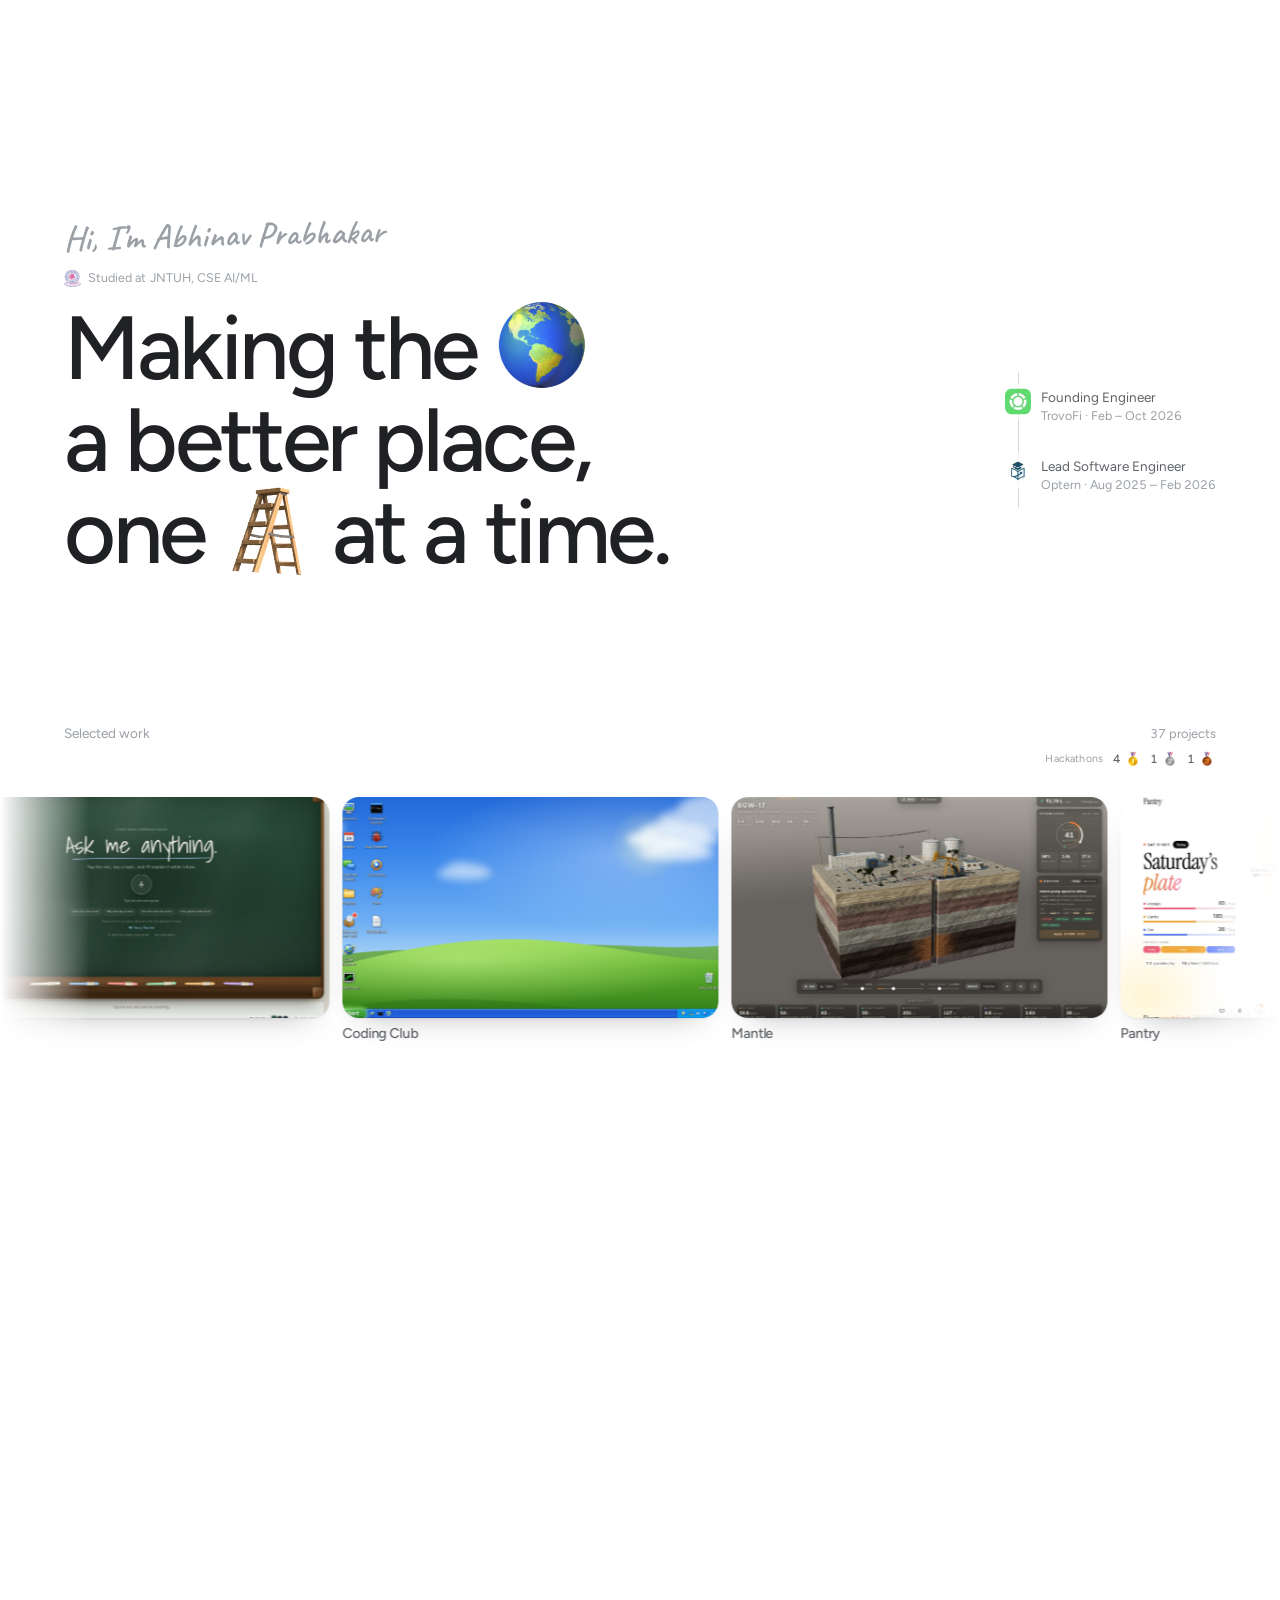
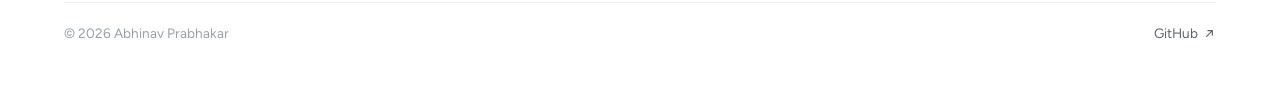
<file: index.html>
<!DOCTYPE html>
<html lang="en">
<head>
  <meta charset="utf-8">
  <meta name="viewport" content="width=device-width, initial-scale=1">
  <meta name="theme-color" content="#ffffff">
  <meta name="color-scheme" content="light">
  <script>
    /* the last theme chosen, if any — a first visit always opens on paper.
       The system preference is deliberately not consulted. */
    try {
      if (localStorage.getItem("portfolio:theme") === "dark")
        document.documentElement.dataset.theme = "dark";
    } catch (e) {}
  </script>
  <title>Making the world a better place, one ladder at a time.</title>
  <meta name="description" content="Abhinav Prabhakar — developer. Making the world a better place, one ladder at a time.">
  <meta name="author" content="Abhinav Prabhakar">
  <link rel="canonical" href="https://abhinav-prabhakar.github.io/Portfolio/">
  <link rel="me" href="https://github.com/Abhinav-Prabhakar">
  <link rel="icon" type="image/png" sizes="64x64" href="assets/emoji/favicon.png">
  <link rel="apple-touch-icon" href="assets/icons/apple-touch-icon.png">
  <link rel="manifest" href="site.webmanifest">

  <meta property="og:type" content="website">
  <meta property="og:site_name" content="Abhinav Prabhakar">
  <meta property="og:title" content="Making the world a better place, one ladder at a time.">
  <meta property="og:description" content="Abhinav Prabhakar — developer.">
  <meta property="og:url" content="https://abhinav-prabhakar.github.io/Portfolio/">
  <meta property="og:image" content="https://abhinav-prabhakar.github.io/Portfolio/assets/og.png">
  <meta property="og:image:type" content="image/png">
  <meta property="og:image:width" content="1200">
  <meta property="og:image:height" content="630">
  <meta property="og:image:alt" content="The hero: “Making the world a better place, one ladder at a time.”">
  <meta name="twitter:card" content="summary_large_image">
  <meta name="twitter:title" content="Making the world a better place, one ladder at a time.">
  <meta name="twitter:description" content="Abhinav Prabhakar — developer.">
  <meta name="twitter:image" content="https://abhinav-prabhakar.github.io/Portfolio/assets/og.png">
  <meta name="twitter:image:alt" content="The hero: “Making the world a better place, one ladder at a time.”">

  <link rel="preconnect" href="https://fonts.googleapis.com">
  <link rel="preconnect" href="https://fonts.gstatic.com" crossorigin>
  <link href="https://fonts.googleapis.com/css2?family=Figtree:wght@300..900&family=Caveat:wght@400..700&display=swap" rel="stylesheet">
  <link rel="stylesheet" href="css/style.css">

  <script type="application/ld+json">
    {
      "@context": "https://schema.org",
      "@type": "Person",
      "name": "Abhinav Prabhakar",
      "url": "https://abhinav-prabhakar.github.io/Portfolio/",
      "image": "https://abhinav-prabhakar.github.io/Portfolio/assets/og.png",
      "description": "Making the world a better place, one ladder at a time.",
      "sameAs": ["https://github.com/Abhinav-Prabhakar"]
    }
  </script>
</head>
<body>
  <div class="page">
    <main>

      <section class="hero">
        <div class="hero__top">
          <div class="greeting">
            <p class="greeting__name">Hi, I’m Abhinav Prabhakar</p>
            <p class="greeting__edu"><img src="assets/img/jntuh.png" alt="" width="303" height="318">Studied at JNTUH, CSE AI/ML</p>
          </div>
        </div>

        <div class="hero__body">
          <h1 class="hero__title" aria-label="Making the world a better place, one ladder at a time.">
            <span class="hero__line">Making the <button class="emoji emoji--globe" type="button" data-globe data-theme-toggle aria-label="Switch to dark theme" title="Switch to dark theme"><canvas class="emoji__canvas" data-globe-canvas width="320" height="320" aria-hidden="true"></canvas><img src="assets/emoji/globe-americas.webp" alt="" width="160" height="160" aria-hidden="true"></button></span>
            <span class="hero__line">a better place,</span>
            <span class="hero__line">one <span class="emoji emoji--ladder" data-ladder aria-hidden="true"><img src="assets/emoji/ladder.webp" alt="" width="160" height="160"></span> at a time.</span>
          </h1>

          <div class="hero__rail">
            <div class="roles roles--b">
              <ol class="roles__list" aria-label="Experience">
                <li class="role">
                  <img class="role__logo" src="assets/img/trovofi.webp" alt="" width="96" height="96">
                  <div class="role__body">
                    <p class="role__title">Founding Engineer</p>
                    <p class="role__meta">TrovoFi · Feb – Oct 2026</p>
                  </div>
                </li>
                <li class="role">
                  <img class="role__logo" src="assets/img/optern.webp" alt="" width="96" height="96">
                  <div class="role__body">
                    <p class="role__title">Lead Software Engineer</p>
                    <p class="role__meta">Optern · Aug 2025 – Feb 2026</p>
                  </div>
                </li>
              </ol>
            </div>
          </div>
        </div>
      </section>

      <section class="work" aria-labelledby="work-heading">
        <div class="work__head">
          <h2 class="work__title" id="work-heading">Selected work</h2>
          <div class="work__stats">
            <p class="work__count" data-count>47 projects</p>

            <div class="hackathons" aria-label="Hackathons: 4 gold, 1 silver, 1 bronze">
              <p class="hackathons__cap">Hackathons</p>
              <ul class="hackathons__list">
                <li class="hackathons__pair"><span class="hackathons__n">4</span><img class="hackathons__icon" src="assets/emoji/medal-gold.webp" alt="" width="160" height="160"></li>
                <li class="hackathons__pair"><span class="hackathons__n">1</span><img class="hackathons__icon" src="assets/emoji/medal-silver.webp" alt="" width="160" height="160"></li>
                <li class="hackathons__pair"><span class="hackathons__n">1</span><img class="hackathons__icon" src="assets/emoji/medal-bronze.webp" alt="" width="160" height="160"></li>
              </ul>
            </div>
          </div>
        </div>

        <div class="sheet" data-sheet>
          <div class="lane" data-lane></div>
          <div class="lane" data-lane></div>
          <div class="lane" data-lane></div>
        </div>
      </section>

      <footer class="footer">
        <p class="footer__note">&copy; 2026 Abhinav Prabhakar</p>
        <a class="footer__link" href="https://github.com/Abhinav-Prabhakar" target="_blank" rel="noopener">
          GitHub
          <svg viewBox="0 0 16 16" fill="none" aria-hidden="true"><path d="M4.5 11.5 11.5 4.5M6 4.5h5.5V10" stroke="currentColor" stroke-width="1.4" stroke-linecap="round" stroke-linejoin="round"/></svg>
        </a>
      </footer>

    </main>
  </div>


  <script src="js/main.js" defer></script>
  <script src="js/work.js" defer></script>
</body>
</html>
</file>
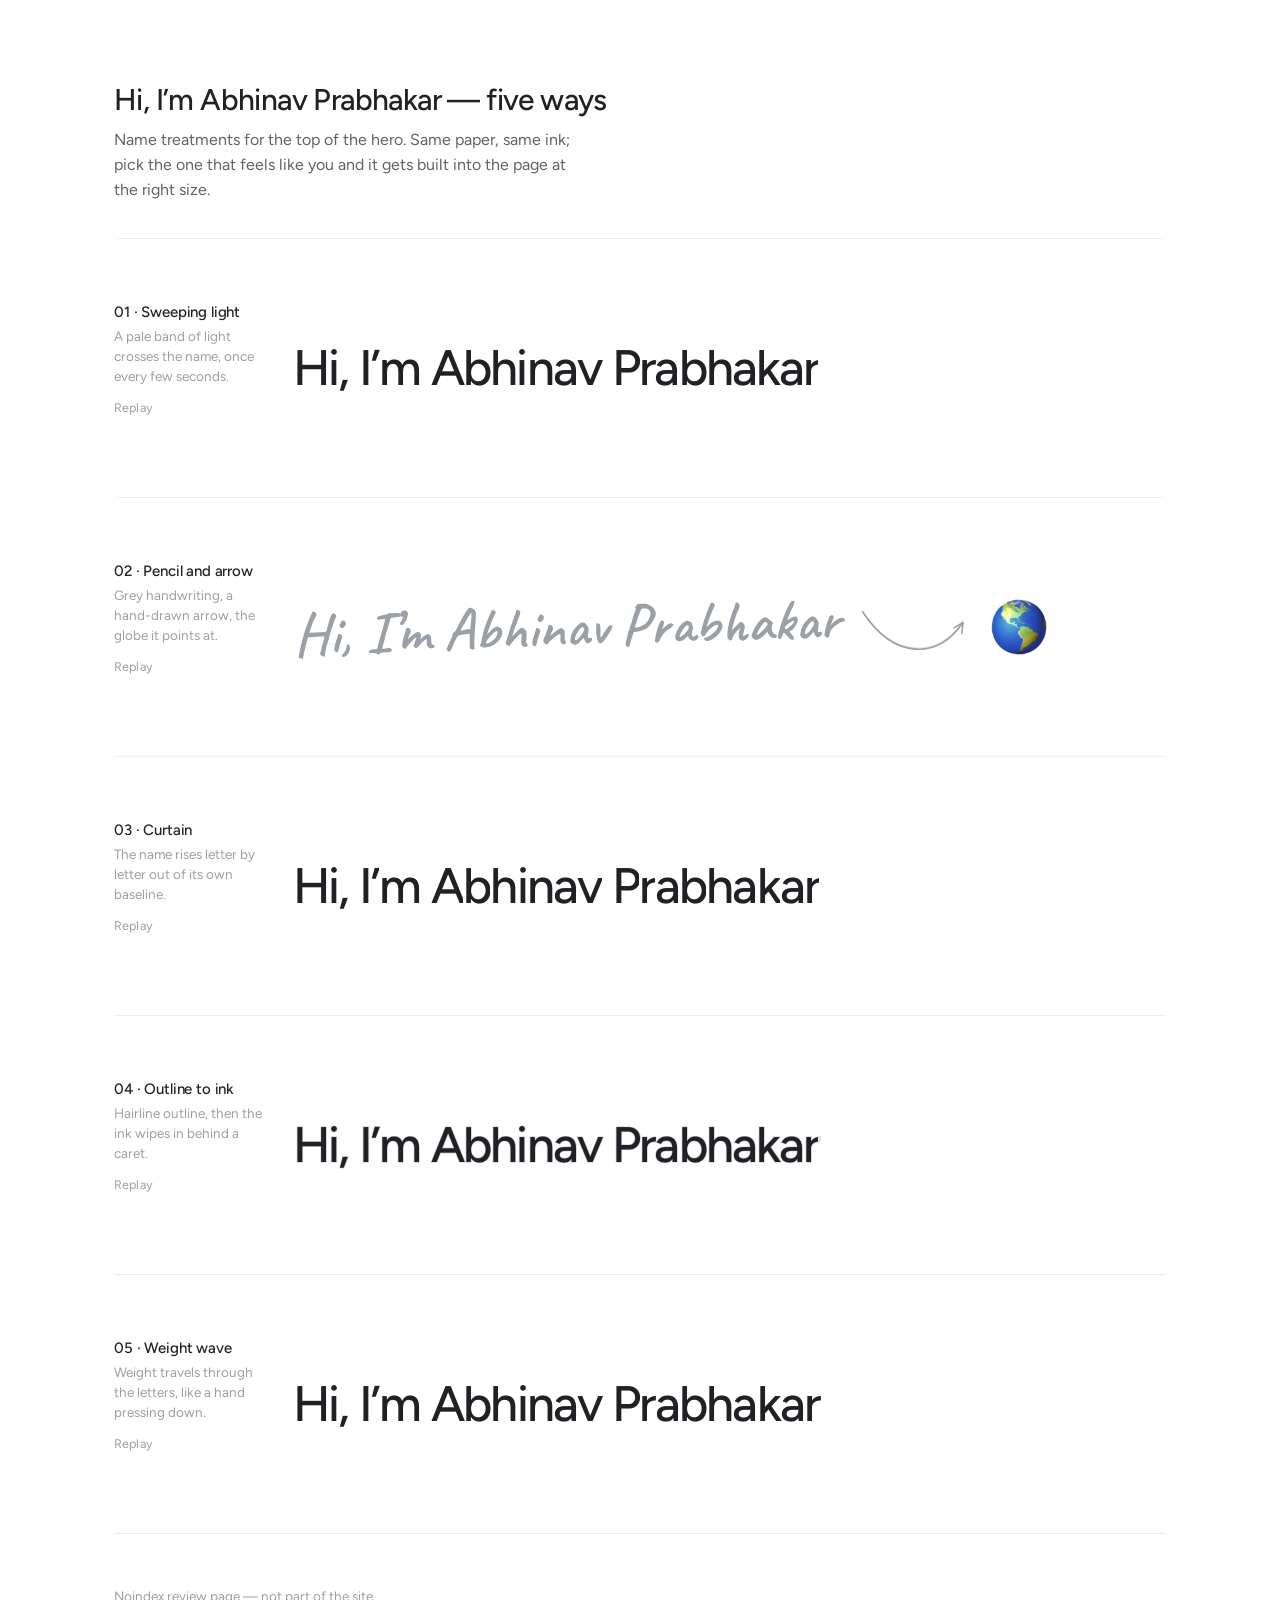
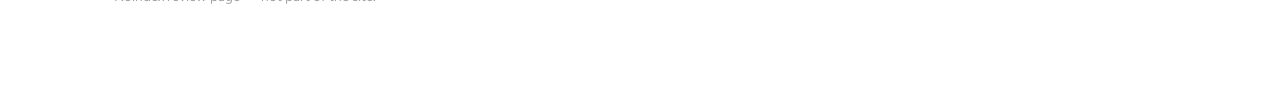
<file: intro.html>
<!DOCTYPE html>
<html lang="en">
<head>
<meta charset="utf-8">
<meta name="viewport" content="width=device-width, initial-scale=1">
<meta name="robots" content="noindex, nofollow">
<title>Name treatments — Abhinav Prabhakar</title>
<link rel="preconnect" href="https://fonts.googleapis.com">
<link rel="preconnect" href="https://fonts.gstatic.com" crossorigin>
<link href="https://fonts.googleapis.com/css2?family=Figtree:wght@300..900&family=Caveat:wght@400..700&display=swap" rel="stylesheet">
<style>
  :root {
    --ink: #202124;
    --soft: #5f6368;
    --faint: #9aa0a6;
    --line: rgba(32, 33, 36, 0.08);
    --ease: cubic-bezier(0.2, 0, 0, 1);
    --ease-out: cubic-bezier(0.16, 1, 0.3, 1);
    --font: "Google Sans", "Figtree", "Segoe UI", system-ui, -apple-system, sans-serif;
  }

  * { box-sizing: border-box; }

  html { -webkit-text-size-adjust: 100%; }

  body {
    margin: 0;
    background: #fff;
    color: var(--ink);
    font-family: var(--font);
    font-weight: 400;
    -webkit-font-smoothing: antialiased;
    -moz-osx-font-smoothing: grayscale;
    text-rendering: optimizeLegibility;
  }

  .wrap {
    max-width: 1180px;
    margin: 0 auto;
    padding: 0 clamp(20px, 5vw, 64px);
  }

  /* ---------- header ---------- */

  .head {
    padding: clamp(48px, 9vh, 96px) 0 clamp(28px, 4vh, 44px);
  }

  .head h1 {
    margin: 0 0 10px;
    font-size: clamp(24px, 2.4vw, 30px);
    font-weight: 500;
    letter-spacing: -0.02em;
  }

  .head p {
    margin: 0;
    max-width: 46ch;
    font-size: 16px;
    line-height: 1.55;
    color: var(--soft);
  }

  /* ---------- rows ---------- */

  .row {
    display: grid;
    grid-template-columns: 148px minmax(0, 1fr);
    gap: clamp(16px, 2.4vw, 40px);
    align-items: center;
    padding: clamp(40px, 6vh, 68px) 0;
    border-top: 1px solid var(--line);
  }

  .row:last-of-type { border-bottom: 1px solid var(--line); }

  .meta { align-self: start; padding-top: 10px; }

  .meta b {
    display: block;
    font-size: 15px;
    font-weight: 500;
    letter-spacing: -0.01em;
  }

  .meta span {
    display: block;
    margin-top: 6px;
    font-size: 13.5px;
    line-height: 1.45;
    color: var(--faint);
    max-width: 15em;
  }

  .replay {
    margin-top: 14px;
    padding: 0;
    border: 0;
    background: none;
    font: inherit;
    font-size: 12.5px;
    letter-spacing: 0.01em;
    color: var(--faint);
    cursor: pointer;
    transition: color 0.2s var(--ease);
  }

  .replay:hover { color: var(--ink); }

  .stage {
    min-height: 150px;
    display: flex;
    align-items: center;
  }

  .name {
    margin: 0;
    font-size: clamp(28px, 3.9vw, 56px);
    font-weight: 500;
    line-height: 1.06;
    letter-spacing: -0.035em;
    white-space: nowrap;
  }

  /* ---------- 01 · sweeping light ---------- */

  .t1 {
    background-image: linear-gradient(
      100deg,
      var(--ink) 0%,
      var(--ink) 38%,
      #c3c7cc 50%,
      var(--ink) 62%,
      var(--ink) 100%
    );
    background-size: 260% 100%;
    background-position: 100% 0;
    -webkit-background-clip: text;
    background-clip: text;
    color: transparent;
    animation: t1-sweep 6.5s var(--ease) infinite;
  }

  @keyframes t1-sweep {
    0%   { background-position: 100% 0; }
    55%  { background-position: 0% 0; }
    100% { background-position: 0% 0; }
  }

  /* ---------- 02 · handwriting + arrow ---------- */

  .t2 {
    display: flex;
    align-items: center;
    flex-wrap: wrap;
    gap: clamp(8px, 1.6vw, 22px);
  }

  .t2__point {
    display: inline-flex;
    align-items: center;
    gap: clamp(8px, 1.2vw, 16px);
  }

  .t2__name {
    font-family: "Caveat", cursive;
    font-weight: 600;
    font-size: clamp(38px, 4.6vw, 64px);
    line-height: 1;
    letter-spacing: 0;
    color: var(--faint);
    transform: rotate(-1.6deg);
    white-space: nowrap;
  }

  .t2__arrow {
    width: clamp(84px, 9vw, 124px);
    height: auto;
    flex: none;
    overflow: visible;
  }

  .t2__arrow path {
    fill: none;
    stroke: var(--faint);
    stroke-width: 2.6;
    stroke-linecap: round;
    stroke-linejoin: round;
    stroke-dasharray: 320;
    stroke-dashoffset: 320;
    animation: t2-draw 1.4s var(--ease-out) 0.5s forwards;
  }

  .t2__arrow .t2__trace {
    stroke-width: 1.1;
    stroke-opacity: 0.5;
    animation-delay: 0.55s;
  }

  .t2__arrow .t2__head {
    stroke-dasharray: 44;
    stroke-dashoffset: 44;
    animation-delay: 1.55s;
    animation-duration: 0.4s;
  }

  @keyframes t2-draw {
    to { stroke-dashoffset: 0; }
  }

  .t2__globe {
    width: clamp(40px, 4.4vw, 60px);
    height: auto;
    flex: none;
    transform: rotate(1.6deg);
  }

  /* ---------- 03 · letter curtain ---------- */

  .t3 .w { display: inline-block; }

  .t3 .ch {
    display: inline-block;
    overflow: hidden;
    vertical-align: bottom;
    padding-bottom: 0.14em;
    margin-bottom: -0.14em;
  }

  .t3 .ch > i {
    display: inline-block;
    font-style: normal;
    transform: translateY(115%);
    animation: t3-rise 0.9s var(--ease-out) forwards;
    animation-delay: calc(var(--i) * 32ms + 0.25s);
  }

  @keyframes t3-rise {
    to { transform: none; }
  }

  /* ---------- 04 · outline to ink ---------- */

  .t4 {
    position: relative;
    display: inline-block;
    color: transparent;
    -webkit-text-stroke: 1.5px #d4d7db;
  }

  .t4__ink {
    position: absolute;
    inset: 0;
    color: var(--ink);
    -webkit-text-stroke: 0;
    clip-path: inset(0 100% 0 0);
    animation: t4-fill 1.9s var(--ease-out) 0.45s forwards;
  }

  .t4__caret {
    position: absolute;
    top: 0.08em;
    bottom: 0.08em;
    left: 0;
    width: 2px;
    background: var(--ink);
    opacity: 0;
    animation: t4-caret 1.9s var(--ease-out) 0.45s forwards;
  }

  @keyframes t4-fill {
    to { clip-path: inset(0 0 0 0); }
  }

  @keyframes t4-caret {
    0%   { left: 0; opacity: 1; }
    99%  { opacity: 1; }
    100% { left: 100%; opacity: 0; }
  }

  /* ---------- 05 · weight wave ---------- */

  .t5 .w { display: inline-block; }
  .t5 .ch { display: inline-block; }

  .t5 .ch > i {
    display: inline-block;
    font-style: normal;
    animation: t5-wave 3.6s ease-in-out infinite;
    animation-delay: calc(var(--i) * -0.09s);
  }

  @keyframes t5-wave {
    0%, 46%, 100% { font-weight: 400; }
    18%           { font-weight: 800; }
  }

  /* ---------- footer ---------- */

  .foot {
    padding: 40px 0 80px;
    font-size: 13.5px;
    color: var(--faint);
  }

  @media (max-width: 720px) {
    .row { grid-template-columns: 1fr; gap: 16px; padding: 34px 0; }
    .meta { padding-top: 0; }
    .meta b { font-size: 14px; }
    .meta span { margin-top: 4px; max-width: 34ch; }
    .stage { min-height: 96px; }
    .name { white-space: normal; }
    .t2__point { margin-left: auto; margin-right: 4px; }
  }

  @media (prefers-reduced-motion: reduce) {
    .t1 { animation: none; color: var(--ink); background: none; }
    .t2__arrow path { animation: none; stroke-dashoffset: 0; }
    .t3 .ch > i { animation: none; transform: none; }
    .t4__ink { animation: none; clip-path: none; }
    .t4__caret { display: none; }
    .t5 .ch > i { animation: none; font-weight: 500; }
  }
</style>
</head>
<body>
<div class="wrap">

  <header class="head">
    <h1>Hi, I’m Abhinav Prabhakar — five ways</h1>
    <p>Name treatments for the top of the hero. Same paper, same ink; pick the one that feels like you and it gets built into the page at the right size.</p>
  </header>

  <section class="row">
    <div class="meta">
      <b>01 · Sweeping light</b>
      <span>A pale band of light crosses the name, once every few seconds.</span>
      <button class="replay" type="button">Replay</button>
    </div>
    <div class="stage">
      <p class="name t1">Hi, I’m Abhinav Prabhakar</p>
    </div>
  </section>

  <section class="row">
    <div class="meta">
      <b>02 · Pencil and arrow</b>
      <span>Grey handwriting, a hand-drawn arrow, the globe it points at.</span>
      <button class="replay" type="button">Replay</button>
    </div>
    <div class="stage">
      <div class="t2">
        <span class="t2__name">Hi, I’m Abhinav Prabhakar</span>
        <span class="t2__point">
          <svg class="t2__arrow" viewBox="0 0 190 100" aria-hidden="true">
            <path d="M4 24 C 30 64, 58 84, 92 86 C 126 88, 152 68, 170 42" />
            <path class="t2__trace" d="M6 26 C 32 64, 60 82, 92 84 C 126 86, 152 66, 169 41" />
            <path class="t2__head" d="M170 42 L 155 51 M170 42 L 168 60" />
          </svg>
          <img class="t2__globe" src="assets/emoji/globe-americas.webp" alt="" width="160" height="160">
        </span>
      </div>
    </div>
  </section>

  <section class="row">
    <div class="meta">
      <b>03 · Curtain</b>
      <span>The name rises letter by letter out of its own baseline.</span>
      <button class="replay" type="button">Replay</button>
    </div>
    <div class="stage">
      <p class="name t3" data-split>Hi, I’m Abhinav Prabhakar</p>
    </div>
  </section>

  <section class="row">
    <div class="meta">
      <b>04 · Outline to ink</b>
      <span>Hairline outline, then the ink wipes in behind a caret.</span>
      <button class="replay" type="button">Replay</button>
    </div>
    <div class="stage">
      <p class="name t4" aria-label="Hi, I’m Abhinav Prabhakar"><span class="t4__ink" aria-hidden="true">Hi, I’m Abhinav Prabhakar</span><span aria-hidden="true">Hi, I’m Abhinav Prabhakar</span><span class="t4__caret" aria-hidden="true"></span></p>
    </div>
  </section>

  <section class="row">
    <div class="meta">
      <b>05 · Weight wave</b>
      <span>Weight travels through the letters, like a hand pressing down.</span>
      <button class="replay" type="button">Replay</button>
    </div>
    <div class="stage">
      <p class="name t5" data-split>Hi, I’m Abhinav Prabhakar</p>
    </div>
  </section>

  <p class="foot">Noindex review page — not part of the site.</p>

</div>

<script>
  document.querySelectorAll(".row").forEach((row) => {
    const btn = row.querySelector(".replay");
    if (!btn) return;
    btn.addEventListener("click", () => {
      row.getAnimations({ subtree: true }).forEach((a) => {
        a.currentTime = 0;
        a.play();
      });
    });
  });

  document.querySelectorAll("[data-split]").forEach((el) => {
    const text = el.textContent.trim();
    el.setAttribute("aria-label", text);
    el.textContent = "";
    let i = 0;
    text.split(" ").forEach((word, w) => {
      const box = document.createElement("span");
      box.className = "w";
      for (const ch of word) {
        const c = document.createElement("span");
        c.className = "ch";
        c.style.setProperty("--i", i++);
        const inner = document.createElement("i");
        inner.textContent = ch;
        c.appendChild(inner);
        box.appendChild(c);
      }
      el.appendChild(box);
      if (w < text.split(" ").length - 1) el.appendChild(document.createTextNode(" "));
    });
  });
</script>
</body>
</html>
</file>
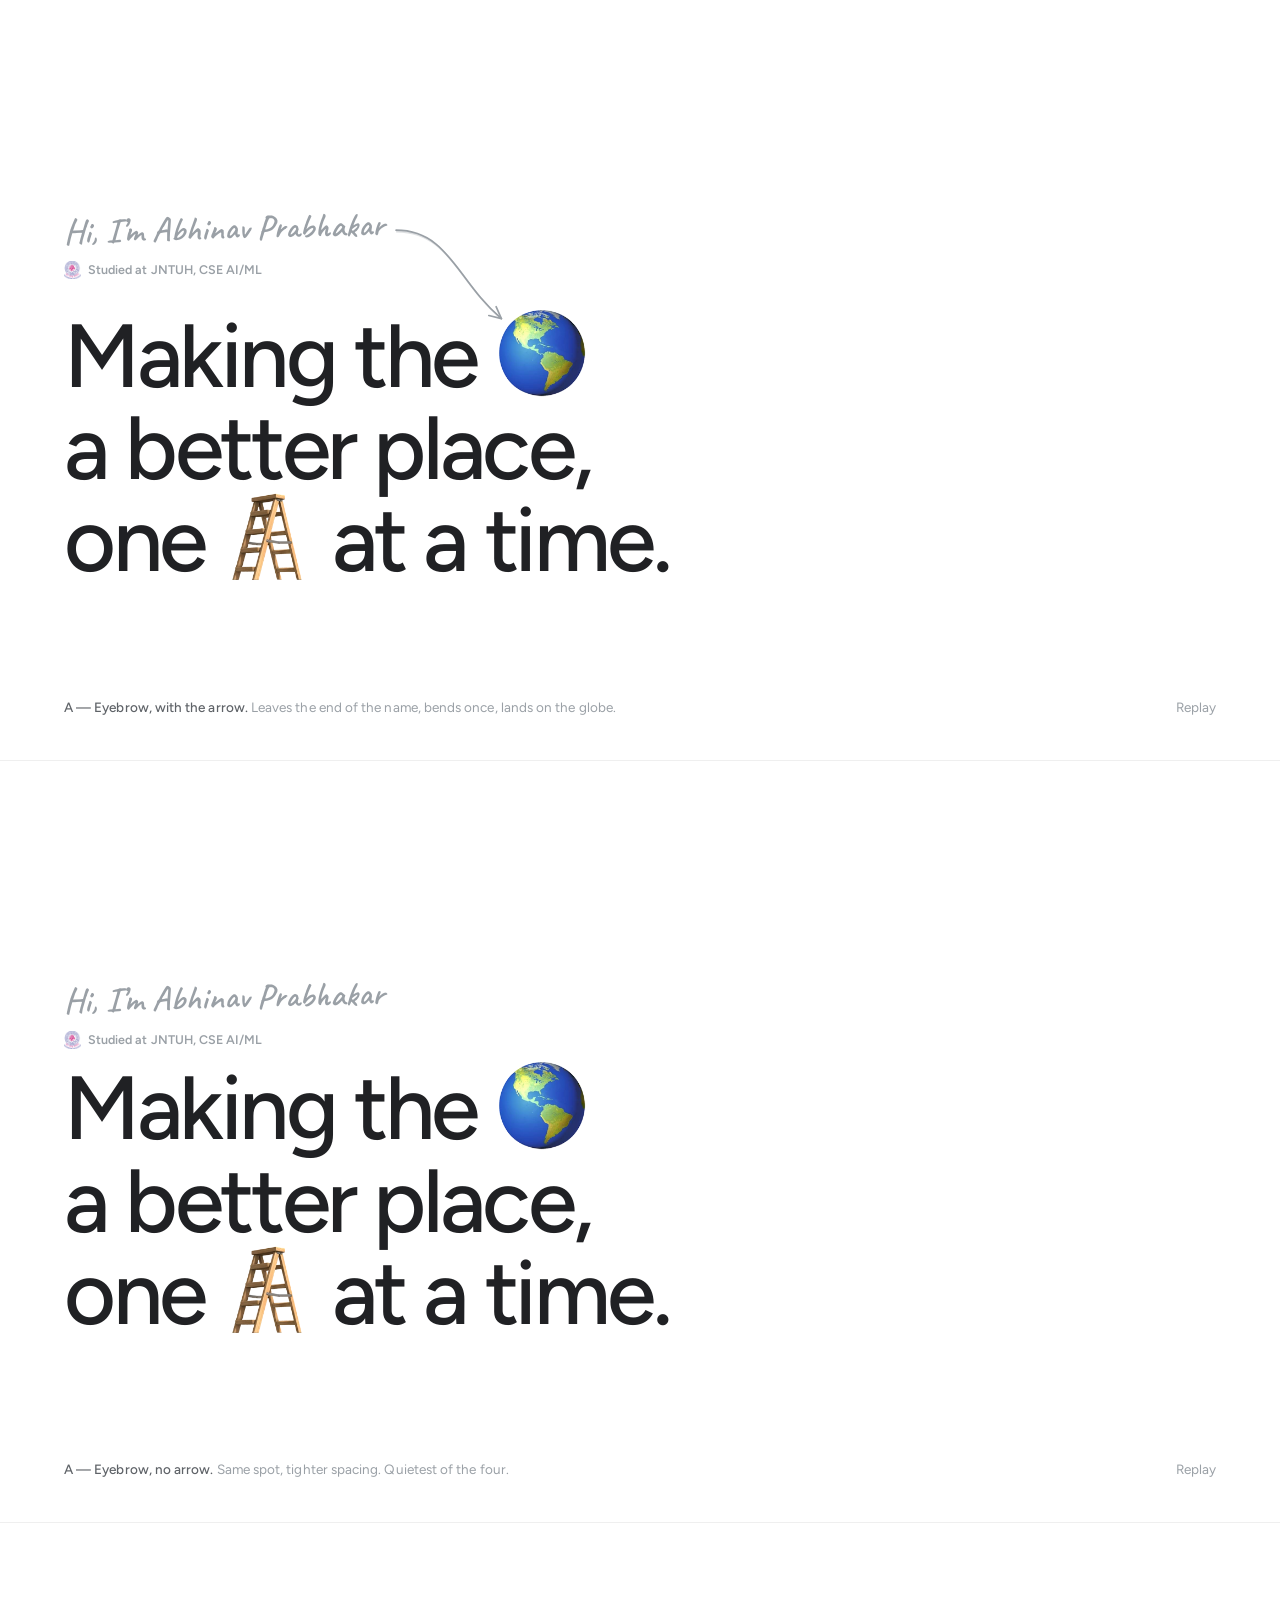
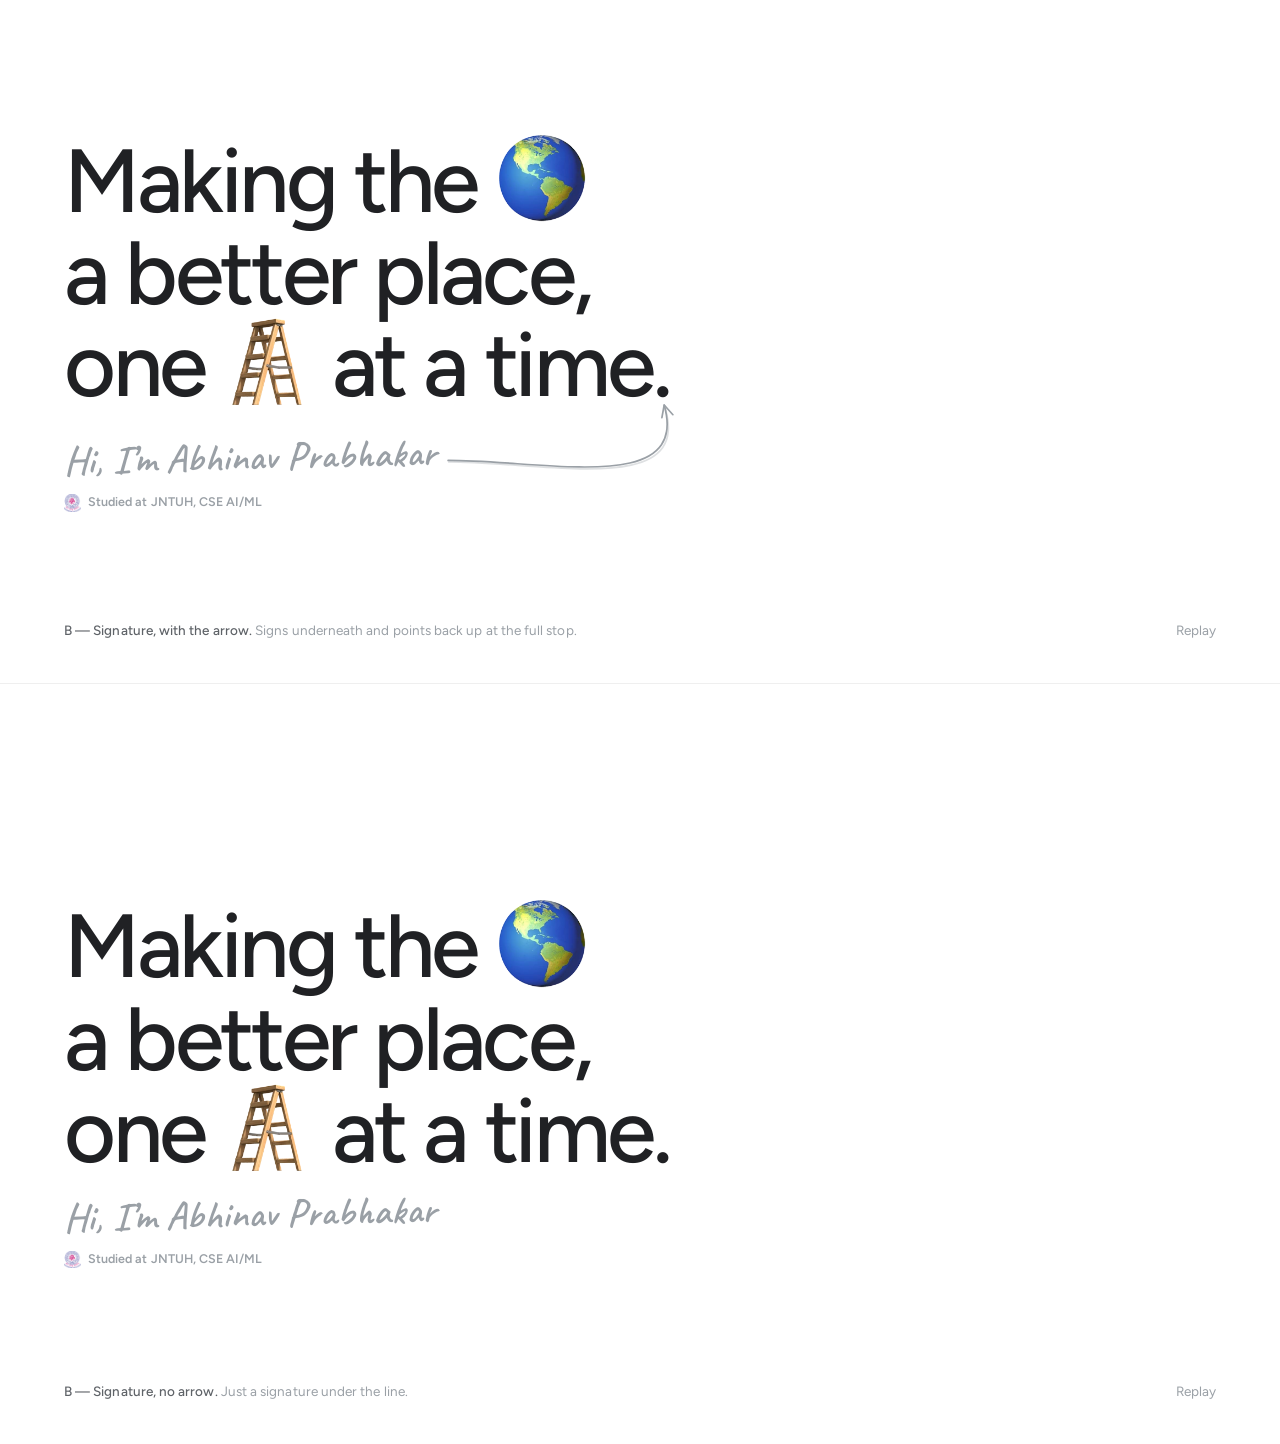
<file: place.html>
<!DOCTYPE html>
<html lang="en">
<head>
<meta charset="utf-8">
<meta name="viewport" content="width=device-width, initial-scale=1">
<meta name="robots" content="noindex, nofollow">
<title>Pencil and arrow — placements</title>
<link rel="preconnect" href="https://fonts.googleapis.com">
<link rel="preconnect" href="https://fonts.gstatic.com" crossorigin>
<link href="https://fonts.googleapis.com/css2?family=Figtree:wght@300..900&family=Caveat:wght@400..700&display=swap" rel="stylesheet">
<link rel="stylesheet" href="css/style.css">
<style>
  .frame { margin: 0; }
  .frame + .frame { border-top: 1px solid var(--line); }

  .frame figcaption {
    display: flex;
    align-items: baseline;
    justify-content: space-between;
    gap: 20px;
    padding: 0 var(--gutter) clamp(34px, 5vh, 56px);
    margin-top: -0.2em;
    font-size: 13.5px;
    letter-spacing: 0.005em;
    color: var(--ink-faint);
  }

  .frame figcaption b { font-weight: 500; color: var(--ink-soft); }

  .replay {
    flex: none;
    padding: 0;
    border: 0;
    background: none;
    font: inherit;
    color: var(--ink-faint);
    cursor: pointer;
    transition: color 0.2s var(--ease);
  }
  .replay:hover { color: var(--ink); }

  .hero { position: relative; }

  /* ---------- the mark ---------- */

  .mark {
    display: flex;
    flex-direction: column;
    align-items: flex-start;
    gap: 12px;
    font-family: "Caveat", cursive;
    font-weight: 600;
    color: var(--ink-faint);
    line-height: 1;
    width: max-content;
  }

  .mark__name {
    display: block;
    white-space: nowrap;
    transform: rotate(-1.3deg);
    transform-origin: 0 80%;
  }

  /* education, always a quiet footnote */
  .edu {
    display: inline-flex;
    align-items: center;
    gap: 7px;
    font-family: var(--font);
    font-size: 12.5px;
    line-height: 1;
    letter-spacing: 0.004em;
    color: var(--ink-faint);
    white-space: nowrap;
  }

  .edu img {
    width: 17px;
    height: 18px;
    object-fit: contain;
    opacity: 0.8;
  }

  /* ---------- the arrow ----------
     Geometry is measured in JS: it leaves the last letter of the name
     horizontally, bends once, and lands on the rim of whatever it is
     meant to point at, with the head aimed at that object's centre. */

  .mark__arrow {
    position: absolute;
    inset: 0;
    width: 100%;
    height: 100%;
    overflow: visible;
    pointer-events: none;
    color: var(--ink-faint);
  }

  .mark__arrow path {
    fill: none;
    stroke: currentColor;
    stroke-width: 1.7;
    stroke-linecap: round;
    stroke-linejoin: round;
    stroke-dasharray: 1;
    stroke-dashoffset: 1;
  }

  .mark__arrow .echo { stroke-opacity: 0.32; }

  .frame.is-in .mark__arrow .line { animation: draw 0.95s var(--ease-out) 0.25s forwards; }
  .frame.is-in .mark__arrow .echo { animation: draw 0.95s var(--ease-out) 0.33s forwards; }
  .frame.is-in .mark__arrow .head { animation: draw 0.28s var(--ease-out) 1.08s forwards; }

  @keyframes draw { to { stroke-dashoffset: 0; } }

  /* ---------- A · eyebrow ---------- */

  .v--a .mark {
    font-size: clamp(26px, 2.7vw, 40px);
    margin-bottom: clamp(18px, 3.4vh, 34px);
  }

  .v--a-plain .mark {
    font-size: clamp(26px, 2.7vw, 40px);
    margin-bottom: clamp(9px, 1.5vh, 16px);
  }

  /* ---------- B · signature ---------- */

  .v--b .mark {
    font-size: clamp(30px, 3.1vw, 46px);
    margin-top: clamp(22px, 3.4vh, 40px);
  }

  .v--b-plain .mark {
    font-size: clamp(30px, 3.1vw, 46px);
    margin-top: clamp(16px, 2.4vh, 28px);
  }

  @media (prefers-reduced-motion: reduce) {
    .mark__arrow path { stroke-dashoffset: 0; animation: none !important; }
    .hero__line { animation: none; }
  }

  @media (max-width: 720px) {
    .frame figcaption { flex-direction: column; align-items: flex-start; gap: 6px; }
    .v--a .mark { margin-bottom: 14px; }
  }
</style>
</head>
<body>
<div class="page">
<main>

  <figure class="frame v--a">
    <section class="hero">
      <div class="mark" aria-label="Hi, I’m Abhinav Prabhakar">
        <span class="mark__name">Hi, I’m Abhinav Prabhakar</span>
        <span class="edu"><img src="assets/img/jntuh.png" alt="" width="303" height="318">Studied at JNTUH, CSE AI/ML</span>
      </div>
      <h1 class="hero__title" aria-label="Making the world a better place, one ladder at a time.">
        <span class="hero__line">Making the <span class="emoji emoji--globe" aria-hidden="true"><img src="assets/emoji/globe-americas.webp" alt="" width="160" height="160"></span></span>
        <span class="hero__line">a better place,</span>
        <span class="hero__line">one <span class="emoji emoji--ladder" aria-hidden="true"><img src="assets/emoji/ladder.webp" alt="" width="160" height="160"></span> at a time.</span>
      </h1>
      <svg class="mark__arrow" data-arrow=".emoji--globe img" data-pad="9" data-swing="0.5" aria-hidden="true">
        <path class="line" pathLength="1" />
        <path class="echo" pathLength="1" />
        <path class="head" pathLength="1" />
      </svg>
    </section>
    <figcaption>
      <span><b>A — Eyebrow, with the arrow.</b> Leaves the end of the name, bends once, lands on the globe.</span>
      <button class="replay" type="button">Replay</button>
    </figcaption>
  </figure>

  <figure class="frame v--a-plain">
    <section class="hero">
      <div class="mark" aria-label="Hi, I’m Abhinav Prabhakar">
        <span class="mark__name">Hi, I’m Abhinav Prabhakar</span>
        <span class="edu"><img src="assets/img/jntuh.png" alt="" width="303" height="318">Studied at JNTUH, CSE AI/ML</span>
      </div>
      <h1 class="hero__title" aria-label="Making the world a better place, one ladder at a time.">
        <span class="hero__line">Making the <span class="emoji emoji--globe" aria-hidden="true"><img src="assets/emoji/globe-americas.webp" alt="" width="160" height="160"></span></span>
        <span class="hero__line">a better place,</span>
        <span class="hero__line">one <span class="emoji emoji--ladder" aria-hidden="true"><img src="assets/emoji/ladder.webp" alt="" width="160" height="160"></span> at a time.</span>
      </h1>
    </section>
    <figcaption>
      <span><b>A — Eyebrow, no arrow.</b> Same spot, tighter spacing. Quietest of the four.</span>
      <button class="replay" type="button">Replay</button>
    </figcaption>
  </figure>

  <figure class="frame v--b">
    <section class="hero">
      <h1 class="hero__title" aria-label="Making the world a better place, one ladder at a time.">
        <span class="hero__line">Making the <span class="emoji emoji--globe" aria-hidden="true"><img src="assets/emoji/globe-americas.webp" alt="" width="160" height="160"></span></span>
        <span class="hero__line">a better place,</span>
        <span class="hero__line">one <span class="emoji emoji--ladder" aria-hidden="true"><img src="assets/emoji/ladder.webp" alt="" width="160" height="160"></span> at a time<span class="dot">.</span></span>
      </h1>
      <div class="mark" aria-label="Hi, I’m Abhinav Prabhakar">
        <span class="mark__name">Hi, I’m Abhinav Prabhakar</span>
        <span class="edu"><img src="assets/img/jntuh.png" alt="" width="303" height="318">Studied at JNTUH, CSE AI/ML</span>
      </div>
      <svg class="mark__arrow" data-arrow=".dot" data-aim="under" data-pad="10" data-swing="0.46" aria-hidden="true">
        <path class="line" pathLength="1" />
        <path class="echo" pathLength="1" />
        <path class="head" pathLength="1" />
      </svg>
    </section>
    <figcaption>
      <span><b>B — Signature, with the arrow.</b> Signs underneath and points back up at the full stop.</span>
      <button class="replay" type="button">Replay</button>
    </figcaption>
  </figure>

  <figure class="frame v--b-plain">
    <section class="hero">
      <h1 class="hero__title" aria-label="Making the world a better place, one ladder at a time.">
        <span class="hero__line">Making the <span class="emoji emoji--globe" aria-hidden="true"><img src="assets/emoji/globe-americas.webp" alt="" width="160" height="160"></span></span>
        <span class="hero__line">a better place,</span>
        <span class="hero__line">one <span class="emoji emoji--ladder" aria-hidden="true"><img src="assets/emoji/ladder.webp" alt="" width="160" height="160"></span> at a time.</span>
      </h1>
      <div class="mark" aria-label="Hi, I’m Abhinav Prabhakar">
        <span class="mark__name">Hi, I’m Abhinav Prabhakar</span>
        <span class="edu"><img src="assets/img/jntuh.png" alt="" width="303" height="318">Studied at JNTUH, CSE AI/ML</span>
      </div>
    </section>
    <figcaption>
      <span><b>B — Signature, no arrow.</b> Just a signature under the line.</span>
      <button class="replay" type="button">Replay</button>
    </figcaption>
  </figure>

</main>
</div>

<script>
(() => {
  const f = (n) => Math.round(n * 10) / 10;
  const unit = (x, y) => {
    const l = Math.hypot(x, y) || 1;
    return [x / l, y / l];
  };

  const arrows = [...document.querySelectorAll("[data-arrow]")].map((svg) => {
    const hero = svg.closest(".hero");
    return {
      svg,
      hero,
      name: hero.querySelector(".mark__name"),
      target: hero.querySelector(svg.dataset.arrow),
      aim: svg.dataset.aim || "rim",
      pad: parseFloat(svg.dataset.pad || "10"),
      swing: parseFloat(svg.dataset.swing || "0.46"),
      sag: parseFloat(svg.dataset.sag || "0"),
      paths: {
        line: svg.querySelector(".line"),
        echo: svg.querySelector(".echo"),
        head: svg.querySelector(".head"),
      },
    };
  });

  function layout() {
    for (const a of arrows) {
      if (!a.target || !a.name) continue;

      const hb = a.hero.getBoundingClientRect();
      const nb = a.name.getBoundingClientRect();
      const tb = a.target.getBoundingClientRect();
      if (hb.width < 2 || tb.width < 2) continue;

      a.svg.setAttribute("viewBox", `0 0 ${f(hb.width)} ${f(hb.height)}`);

      /* leave the last letter just past its edge, at roughly mid-height */
      const sx = nb.right - hb.left + 12;
      const sy = nb.top - hb.top + nb.height * 0.55;

      const cx = tb.left - hb.left + tb.width / 2;
      const cy = tb.top - hb.top + tb.height / 2;

      let ex, ey, uix, uiy;

      if (a.aim === "under") {
        /* come up from beneath the mark and point straight at it, so the
           line never crosses the words above it. The mark's box is the
           em square, so the ink sits around four-fifths down. */
        const ink = tb.top - hb.top + tb.height * 0.78;
        ex = cx + 3;
        ey = ink + a.pad;
        [uix, uiy] = unit(-0.28, -1);
      } else {
        /* land on the rim wherever the name happens to sit, aimed at the
           centre of the thing */
        const r = Math.min(tb.width, tb.height) / 2 + a.pad;
        [uix, uiy] = unit(cx - sx, cy - sy);
        ex = cx - uix * r;
        ey = cy - uiy * r;
      }

      const dist = Math.hypot(ex - sx, ey - sy);

      /* no room to draw anything sensible — leave the name alone */
      if (dist < 44) {
        a.svg.style.display = "none";
        continue;
      }
      a.svg.style.display = "";

      const c1x = sx + (ex - sx) * a.swing;
      const c1y = sy + a.sag;

      /* approach from behind along the incoming direction, so the head aims */
      const m = dist * 0.42;
      const c2x = ex - uix * m;
      const c2y = ey - uiy * m;

      a.paths.line.setAttribute(
        "d",
        `M${f(sx)} ${f(sy)} C${f(c1x)} ${f(c1y)} ${f(c2x)} ${f(c2y)} ${f(ex)} ${f(ey)}`
      );

      /* a second, lighter pass a hair off the first: pencil, not vector */
      const tx = ex - uix * 4;
      const ty = ey - uiy * 4;
      a.paths.echo.setAttribute(
        "d",
        `M${f(sx + 0.7)} ${f(sy + 1.5)} C${f(c1x + 1.1)} ${f(c1y + 2)} ${f(c2x + 1.6)} ${f(c2y + 1.4)} ${f(tx)} ${f(ty)}`
      );

      /* two barbs, 13 long, 26° either side of the aim */
      const ang = Math.atan2(uiy, uix);
      const len = 13;
      const barb = (rot) => {
        const t = ang + rot;
        return [f(ex - Math.cos(t) * len), f(ey - Math.sin(t) * len)];
      };
      const [b1x, b1y] = barb(0.454);
      const [b2x, b2y] = barb(-0.454);
      a.paths.head.setAttribute(
        "d",
        `M${b1x} ${b1y} L${f(ex)} ${f(ey)} L${b2x} ${b2y}`
      );
    }
  }

  /* draw each arrow as its frame arrives */
  const frames = [...document.querySelectorAll(".frame")];
  const draw = (frame) => frame.classList.add("is-in");

  if ("IntersectionObserver" in window) {
    const io = new IntersectionObserver(
      (entries) => {
        for (const e of entries) {
          if (e.isIntersecting) {
            draw(e.target);
            io.unobserve(e.target);
          }
        }
      },
      { threshold: 0.35 }
    );
    frames.forEach((fr) => io.observe(fr));
  } else {
    frames.forEach(draw);
  }

  frames.forEach((frame) => {
    const btn = frame.querySelector(".replay");
    if (!btn) return;
    btn.addEventListener("click", () => {
      frame.classList.remove("is-in");
      void frame.offsetWidth;
      requestAnimationFrame(() => frame.classList.add("is-in"));
    });
  });

  layout();
  document.fonts?.ready.then(layout);

  let raf = 0;
  addEventListener(
    "resize",
    () => {
      cancelAnimationFrame(raf);
      raf = requestAnimationFrame(layout);
    },
    { passive: true }
  );
})();
</script>
</body>
</html>
</file>
<file: css/style.css>
/* ------------------------------------------------------------------
   Making the 🌎 a better place, one 🪜 at a time.
   Material 3 Expressive direction — white paper, soft black ink,
   Apple emoji as the only colour on the page.
   ------------------------------------------------------------------ */

:root {
  color-scheme: light;
  /* the clock every colour change on the page runs on */
  --theme-fade: background-color 0.26s var(--ease), color 0.2s var(--ease),
    border-color 0.26s var(--ease), box-shadow 0.26s var(--ease),
    fill 0.26s var(--ease), stroke 0.26s var(--ease),
    scale 0.26s var(--ease-settle), translate 0.26s var(--ease-out);
  --ink: #202124;
  --ink-soft: #5f6368;
  --ink-faint: #9aa0a6;
  --paper: #ffffff;
  --surface: #f1f1f2;
  --line: rgba(32, 33, 36, 0.07);
  --thread: rgba(32, 33, 36, 0.18);
  /* light text is read as lighter than it is; on dark paper the strokes
     thin out, so every weight is nudged up by a fortieth of the scale —
     enough to hold their edge, not enough to become a bold face */
  --w-text: 400;
  --w-med: 500;
  --gutter: clamp(20px, 5vw, 64px);
  --gap: clamp(14px, 1.5vw, 24px);
  --tile-gap: clamp(10px, 1vw, 16px);
  --radius-card: 30px;
  --radius-shot: 22px;
  --ease: cubic-bezier(0.2, 0, 0, 1);
  --ease-out: cubic-bezier(0.16, 1, 0.3, 1);
  --ease-settle: cubic-bezier(0.34, 1.4, 0.64, 1);
  --font: "Google Sans", "Google Sans Text", "Figtree", "Segoe UI", system-ui,
    -apple-system, "Helvetica Neue", Arial, sans-serif;
  --shot-shadow: 0 1px 2px rgba(32, 33, 36, 0.06),
    0 14px 30px -20px rgba(32, 33, 36, 0.42);
  --shadow-1: 0 1px 2px rgba(32, 33, 36, 0.04),
    0 8px 20px -10px rgba(32, 33, 36, 0.12),
    0 26px 48px -30px rgba(32, 33, 36, 0.14);
  --shadow-2: 0 2px 4px rgba(32, 33, 36, 0.05),
    0 16px 34px -12px rgba(32, 33, 36, 0.18),
    0 44px 70px -36px rgba(32, 33, 36, 0.2);
}

/* ---------- dark paper ----------
   The same sheet, turned over. Paper and ink trade places, but not evenly:
   pure black against pure white is a harsh edge, so the paper sits a shade
   deeper than Google's #202124 — the same blue-grey, dimmed to three
   quarters — and the ink stops just short of white. Surfaces lift with a
   little more grey than the page, exactly as they fall darker than it in
   daylight. Shadows go to true black and get softer, because on dark paper
   elevation is read from the glow around an edge, not the drop below it. */

:root[data-theme="dark"] {
  color-scheme: dark;
  --ink: #e8eaed;
  --ink-soft: #bdc1c6;
  --ink-faint: #9aa0a6;
  --paper: #18191b;
  --surface: #26272a;
  --line: rgba(232, 234, 237, 0.1);
  --thread: rgba(232, 234, 237, 0.22);
  --w-text: 440;
  --w-med: 540;
  --shot-shadow: 0 1px 2px rgba(0, 0, 0, 0.55),
    0 16px 34px -18px rgba(0, 0, 0, 0.9);
  --shadow-1: 0 1px 2px rgba(0, 0, 0, 0.4),
    0 8px 20px -10px rgba(0, 0, 0, 0.55),
    0 26px 48px -30px rgba(0, 0, 0, 0.6);
  --shadow-2: 0 2px 6px rgba(0, 0, 0, 0.5),
    0 16px 34px -12px rgba(0, 0, 0, 0.7),
    0 44px 70px -36px rgba(0, 0, 0, 0.8);
}

/* ---------- turning the page ----------
   One dissolve for the whole sheet. The surface leads and the ink follows
   just behind it, so no element snaps while the paper changes; the type
   thickens on the same clock it would have needed anyway. The class only
   lives for the length of the change, so hover states are untouched. */

html.is-theming {
  transition: background-color 0.26s var(--ease);
}

html.is-theming * {
  transition: var(--theme-fade);
}

/* the type only needs its own clock where the weight actually moves —
   reshaping the whole page every frame is not worth a detail this small */
html.is-theming body,
html.is-theming .hero__title,
html.is-theming .work__title,
html.is-theming .hackathons__n,
html.is-theming .tile__name {
  transition: var(--theme-fade), font-weight 0.26s var(--ease);
}

*,
*::before,
*::after {
  box-sizing: border-box;
}

html {
  background: var(--paper);
  -webkit-text-size-adjust: 100%;
}

body {
  margin: 0;
  background: var(--paper);
  color: var(--ink);
  font-family: var(--font);
  font-weight: var(--w-text);
  -webkit-font-smoothing: antialiased;
  -moz-osx-font-smoothing: grayscale;
  text-rendering: optimizeLegibility;
  overflow-x: clip;
}

::selection {
  background: var(--ink);
  color: var(--paper);
}

:focus-visible {
  outline: 2px solid var(--ink);
  outline-offset: 3px;
}

/* ---------- press ----------
   Every clickable dips under the finger and springs back. The dip is
   anchored where the pointer landed, not at the centre, so the control
   reads as a solid object being pushed rather than a shape scaling in
   place. Nothing here is visible until someone actually presses. */

[data-pressing] {
  --press: 0.988;
  --press-t: 0.1s;
}

/* the dip is proportional to the surface, so a small control sinks as far
   as a large one in absolute pixels */
.footer__link[data-pressing] {
  --press: 0.97;
}

.sr-only {
  position: absolute;
  width: 1px;
  height: 1px;
  margin: -1px;
  padding: 0;
  overflow: hidden;
  clip-path: inset(50%);
  white-space: nowrap;
}

/* ---------- page shell ---------- */

.page {
  min-height: 100svh;
}

/* ---------- hero ---------- */

.hero {
  position: relative;
  min-height: calc(100vh - clamp(140px, 22vh, 220px));
  min-height: calc(100svh - clamp(140px, 22svh, 220px));
  display: grid;
  align-content: center;
  padding: clamp(72px, 15vh, 150px) var(--gutter) clamp(24px, 4vh, 56px);
}

.hero__top {
  position: relative;
  display: flex;
  align-items: flex-start;
  justify-content: space-between;
  gap: 32px;
}

.hero__body {
  position: relative;
}

.hero__title {
  margin: 0;
  font-size: clamp(2.45rem, 7vw, 7.5rem);
  font-weight: var(--w-med);
  line-height: 1.03;
  letter-spacing: -0.038em;
  text-wrap: balance;
}

/* ---------- greeting ----------
   Handwritten and grey, sitting above the statement the way a note is
   left at the top of a page. The university line is a footnote to it,
   not a badge: same grey, half the weight of a caption. */

.greeting {
  display: flex;
  flex-direction: column;
  align-items: flex-start;
  gap: clamp(9px, 1.4vh, 14px);
  margin-bottom: clamp(10px, 1.6vh, 18px);
  animation: greeting-in 0.95s var(--ease-out) both;
}

.greeting__name {
  margin: 0;
  font-family: "Caveat", cursive;
  font-size: clamp(26px, 2.7vw, 40px);
  font-weight: 600;
  line-height: 1;
  color: var(--ink-faint);
  transform: rotate(-1.3deg);
  transform-origin: 0 80%;
}

.greeting__edu {
  display: inline-flex;
  align-items: center;
  gap: 7px;
  margin: 0;
  font-size: 12.5px;
  line-height: 1;
  letter-spacing: 0.004em;
  color: var(--ink-faint);
}

.greeting__edu img {
  width: 17px;
  height: 18px;
  object-fit: contain;
  opacity: 0.8;
}

/* the university crest is a dark seal, so on dark paper it loses its
   colour entirely; lift it just enough to stay a seal */
:root[data-theme="dark"] .greeting__edu img {
  opacity: 1;
  filter: brightness(1.32) saturate(1.06);
}

@keyframes greeting-in {
  from {
    opacity: 0;
    transform: translateY(0.4em);
  }
  to {
    opacity: 1;
    transform: none;
  }
}

/* ---------- experience ----------
   Two roles, told with the logos rather than with prose. They hang on a
   single hairline beside the statement. */

.roles {
  --logo: 26px;
}

.roles__list {
  margin: 0;
  padding: 0;
  list-style: none;
}

.role {
  display: flex;
  gap: 10px;
}

.role__logo {
  flex: none;
  width: var(--logo);
  height: var(--logo);
  border-radius: 7px;
  object-fit: cover;
  opacity: 0.9;
}

.role__body {
  min-width: 0;
}

.role__title {
  margin: 0;
  font-size: 13.5px;
  line-height: 1.25;
  color: var(--ink-soft);
}

.role__meta {
  margin: 2px 0 0;
  font-size: 12.5px;
  line-height: 1.25;
  color: var(--ink-faint);
  font-variant-numeric: tabular-nums;
  white-space: nowrap;
}

/* The right column: the roles, and whatever hangs under them, share one
   container so they can never drift out of alignment. */
.hero__rail {
  position: absolute;
  top: 50%;
  right: 0;
  transform: translateY(-50%);
  display: flex;
  flex-direction: column;
  align-items: flex-start;
}

/* The two marks are threaded on one hairline. */
.roles--b {
  position: relative;
}

.roles--b .roles__list {
  position: relative;
  display: flex;
  flex-direction: column;
  gap: 34px;
}

.roles--b .roles__list::before {
  content: "";
  position: absolute;
  left: calc(var(--logo) / 2);
  top: -16px;
  bottom: -16px;
  width: 1px;
  background: var(--thread);
}

/* the paper ring lifts the marks off the thread */
.roles--b .role__logo {
  box-shadow: 0 0 0 5px var(--paper);
}

/* On a phone there is no free column to hang anything in, so the pair
   simply follows the statement. */
@media (max-width: 900px) {
  .hero__rail {
    position: static;
    transform: none;
    margin-top: clamp(20px, 3.4vh, 30px);
  }
}

/* ---------- hackathons ----------
   Gold, silver and bronze as counts, on the project line. One quiet row. */

.hackathons {
  display: flex;
  align-items: center;
  gap: 10px;
  margin-top: 9px;
}

.hackathons__cap {
  margin: 0;
  font-size: 10.5px;
  line-height: 1;
  letter-spacing: 0.015em;
  color: var(--ink-faint);
}

.hackathons__list {
  display: flex;
  align-items: center;
  margin: 0;
  padding: 0;
  list-style: none;
}

.hackathons__pair {
  display: flex;
  align-items: center;
  gap: 3px;
}

.hackathons__pair + .hackathons__pair {
  margin-left: 8px;
}

.hackathons__n {
  font-size: 12px;
  line-height: 1;
  font-weight: var(--w-med);
  font-variant-numeric: tabular-nums;
  color: var(--ink-soft);
}

.hackathons__icon {
  display: block;
  width: 18px;
  height: 18px;
}

.hero__line {
  display: block;
  animation: line-rise 1.05s var(--ease-out) both;
}

.hero__line:nth-of-type(2) {
  animation-delay: 0.08s;
}

.hero__line:nth-of-type(3) {
  animation-delay: 0.16s;
}

@keyframes line-rise {
  from {
    opacity: 0;
    transform: translateY(0.2em);
  }
  to {
    opacity: 1;
    transform: none;
  }
}

/* ---------- emoji ----------
   The PNGs are Apple Color Emoji at their native 160px strike, which is
   the raster macOS itself draws — no resampling, so the colours and the
   silhouette are exactly what the system shows. The wrapper is
   zero-height and the art is placed against the text baseline, measured
   off a real inline emoji in Safari/Chrome: the ink is 0.97em tall and
   its foot sits 0.105em under the baseline. */

.emoji {
  position: relative;
  display: inline-block;
  width: 1em;
  height: 0;
  vertical-align: baseline;
}

.emoji img,
.emoji__canvas {
  position: absolute;
  left: 50%;
  bottom: -0.114em;
  width: 0.985em;
  height: 0.985em;
  transform: translateX(-50%);
  object-fit: contain;
  user-select: none;
  -webkit-user-drag: none;
}

.emoji img {
  transition: opacity 0.35s var(--ease);
}

.emoji img.is-hidden {
  opacity: 0;
}

.emoji--globe {
  margin-inline: 0.02em 0.04em;
  /* the globe is the theme switch: a button, stripped back to the glyph */
  padding: 0;
  border: 0;
  background: none;
  color: inherit;
  font: inherit;
  line-height: 0;
  cursor: pointer;
  -webkit-appearance: none;
  appearance: none;
  -webkit-tap-highlight-color: transparent;
  touch-action: manipulation;
  scale: var(--press, 1);
  transform-origin: var(--ox, 50%) var(--oy, 50%);
  transition: scale var(--press-t, 0.24s) var(--ease-settle);
}

/* the wrapper is zero-height and the art hangs below the baseline, so the
   ring is drawn round the glyph itself rather than round the empty box */
.emoji--globe:focus-visible {
  outline: none;
}

.emoji--globe:focus-visible::after {
  content: "";
  position: absolute;
  left: 50%;
  bottom: -0.114em;
  width: 0.985em;
  height: 0.985em;
  transform: translateX(-50%);
  border-radius: 50%;
  outline: 2px solid var(--ink);
  outline-offset: 4px;
}

.emoji--globe[data-pressing] {
  --press: 0.96;
}

.emoji__canvas {
  opacity: 0;
  transition: opacity 0.45s var(--ease);
}

.emoji__canvas.is-ready {
  opacity: 1;
}

/* the ladder is animated from JS, which owns its transform, so it is not
   offset with translateX like the other glyphs */
.emoji--ladder img {
  left: 0;
  transform: none;
  transform-origin: 50% 96%;
  will-change: transform;
}

/* ---------- selected work ---------- */

/* the sheet is one screen: three rows, each sized to the viewport, so the
   whole thing is visible at once instead of scrolling past it */
.work {
  display: flex;
  flex-direction: column;
  min-height: 100svh;
  padding: clamp(14px, 2.6vh, 30px) 0 clamp(12px, 2.4vh, 26px);
  animation: work-in 1.1s var(--ease-out) 0.3s both;
}

@keyframes work-in {
  from {
    opacity: 0;
    transform: translateY(22px);
  }
  to {
    opacity: 1;
    transform: none;
  }
}

.work__head {
  display: flex;
  align-items: baseline;
  justify-content: space-between;
  gap: 16px;
  margin-bottom: clamp(16px, 2.6vh, 28px);
  padding-inline: var(--gutter);
}

.work__title {
  margin: 0;
  font-size: 0.85rem;
  font-weight: var(--w-text);
  letter-spacing: 0;
  color: var(--ink-faint);
}

.work__stats {
  display: flex;
  flex-direction: column;
  align-items: flex-end;
}

.work__count {
  margin: 0;
  font-size: 0.8rem;
  font-variant-numeric: tabular-nums;
  color: var(--ink-faint);
}

.sheet {
  --row-h: 200px;
  --name-h: 25px;
  flex: 1 1 auto;
  min-height: 0;
  display: grid;
  grid-template-rows: repeat(3, minmax(0, 1fr));
  gap: clamp(6px, 1.1vh, 13px);
}

.lane {
  min-width: 0;
  min-height: 0;
  display: flex;
  overflow: clip;
  padding-block: 5px;
  -webkit-mask-image: linear-gradient(
    90deg,
    transparent 0,
    #000 7%,
    #000 93%,
    transparent 100%
  );
  mask-image: linear-gradient(
    90deg,
    transparent 0,
    #000 7%,
    #000 93%,
    transparent 100%
  );
}

.tick {
  display: flex;
  height: 100%;
  width: max-content;
  will-change: transform;
}

.tick__group {
  display: flex;
  align-items: stretch;
  height: 100%;
  gap: var(--tile-gap);
  margin: 0;
  padding: 0 var(--tile-gap) 0 0;
  list-style: none;
}

.tile {
  flex: 0 0 auto;
  height: 100%;
  width: calc((var(--row-h) - var(--name-h)) * 1.7);
  transition: opacity 0.34s var(--ease-out);
}

.tile__link {
  display: block;
  color: inherit;
  text-decoration: none;
}

.tile__shot {
  position: relative;
  display: block;
  aspect-ratio: 17 / 10;
  overflow: hidden;
  border-radius: clamp(14px, 1.3vw, 20px);
  background: var(--surface);
  box-shadow: var(--shot-shadow);
  /* lift and press are separate properties, so a finger landing on a tile
     never cancels the hover lift it is already sitting on */
  translate: 0 0;
  scale: var(--press, 1);
  transform-origin: var(--ox, 50%) var(--oy, 50%);
  transition: translate 0.55s var(--ease-out),
    scale var(--press-t, 0.24s) var(--ease-settle),
    box-shadow 0.55s var(--ease-out);
}

.tile__shot img {
  display: block;
  width: 100%;
  height: 100%;
  object-fit: cover;
  transition: transform 0.8s var(--ease-out);
}

/* the clip arrives as a focus pull rather than a cut: it resolves out of a
   soft 1px blur while the poster settles under it */
.hovervid {
  position: absolute;
  inset: 0;
  width: 100%;
  height: 100%;
  object-fit: cover;
  opacity: 0;
  pointer-events: none;
  filter: blur(1px);
  transform: scale(1.02);
  transition: opacity 0.35s var(--ease), filter 0.4s var(--ease),
    transform 0.6s var(--ease-out);
}

.is-playing .hovervid {
  opacity: 1;
  filter: none;
  transform: none;
}

.tile__name {
  display: flex;
  align-items: center;
  gap: 5px;
  padding-top: 8px;
  font-size: 0.88rem;
  line-height: 1.15;
  font-weight: var(--w-med);
  letter-spacing: -0.008em;
  color: var(--ink-soft);
  transition: color 0.3s var(--ease);
}

.tile__arrow {
  display: block;
  width: 13px;
  height: 13px;
  color: var(--ink-faint);
  opacity: 0;
  transform: translate(-4px, 2px);
  transition: opacity 0.35s var(--ease), transform 0.45s var(--ease-out),
    color 0.3s var(--ease);
}

.tile__arrow svg {
  display: block;
  width: 100%;
  height: 100%;
}

@media (hover: hover) {
  .lane:hover .tile {
    opacity: 0.4;
  }

  .lane:hover .tile:hover {
    opacity: 1;
  }

  /* attention falls off, it does not switch: the tile under the pointer is
     full strength, its immediate neighbours stay half-lit, the rest recede */
  @supports selector(:has(*)) {
    .lane:has(.tile:hover) .tile {
      opacity: 0.3;
    }

    .lane:has(.tile:hover) .tile:hover {
      opacity: 1;
    }

    .lane:has(.tile:hover) .tile:has(+ .tile:hover),
    .lane:has(.tile:hover) .tile:hover + .tile {
      opacity: 0.6;
    }
  }

  .tile:hover .tile__shot {
    translate: 0 -7px;
    box-shadow: var(--shadow-2);
  }

  .tile:hover .tile__shot img {
    transform: scale(1.028);
  }

  .tile:hover .tile__name {
    color: var(--ink);
  }

  .tile:hover .tile__arrow {
    opacity: 1;
    transform: none;
    color: var(--ink);
  }
}

/* ---------- footer ---------- */

.footer {
  display: flex;
  align-items: baseline;
  justify-content: space-between;
  gap: 16px;
  margin: 0 var(--gutter);
  padding: 22px 0 clamp(32px, 6vh, 56px);
  border-top: 1px solid var(--line);
  font-size: 0.85rem;
  color: var(--ink-faint);
}

.footer__note {
  margin: 0;
}

.footer__link {
  display: inline-flex;
  align-items: center;
  gap: 5px;
  color: var(--ink-soft);
  text-decoration: none;
  scale: var(--press, 1);
  transform-origin: var(--ox, 50%) var(--oy, 50%);
  transition: color 0.3s var(--ease),
    scale var(--press-t, 0.24s) var(--ease-settle);
}

.footer__link svg {
  width: 13px;
  height: 13px;
}

.footer__link:hover {
  color: var(--ink);
}

/* ---------- small screens ---------- */

@media (max-width: 640px) {
  :root {
    --radius-card: 24px;
    --radius-shot: 17px;
  }

  .hero {
    padding-top: clamp(72px, 16vh, 140px);
  }

  .hero__title {
    font-size: clamp(2.35rem, 12.6vw, 3.6rem);
    letter-spacing: -0.035em;
  }

  .lane {
    padding-block: 8px;
    -webkit-mask-image: linear-gradient(
      90deg,
      transparent 0,
      #000 4%,
      #000 96%,
      transparent 100%
    );
    mask-image: linear-gradient(
      90deg,
      transparent 0,
      #000 4%,
      #000 96%,
      transparent 100%
    );
  }
}

@media (max-height: 680px) and (min-width: 641px) {
  .hero__title {
    font-size: clamp(2.2rem, 5.6vw, 4.6rem);
  }
}

/* ---------- reduced motion ---------- */

@media (prefers-reduced-motion: reduce) {
  .greeting,
  .hero__line,
  .work {
    animation: none;
  }

  .sheet {
    grid-template-rows: none;
    grid-template-columns: repeat(auto-fill, minmax(232px, 1fr));
    gap: var(--gap);
    padding-inline: var(--gutter);
  }

  .lane {
    display: contents;
  }

  .tick,
  .tick__group {
    display: contents;
  }

  .tick .is-clone {
    display: none;
  }

  .work {
    min-height: 0;
  }

  .tile {
    width: auto;
    height: auto;
  }

  .tile__shot {
    height: auto;
  }

  .tile,
  .tile__link,
  .tile__shot,
  .tile__shot img,
  .tile__name,
  .tile__arrow,
  .footer__link,
  .hovervid {
    transition: none;
  }

  .hovervid {
    filter: none;
    transform: none;
  }
}
</file>
